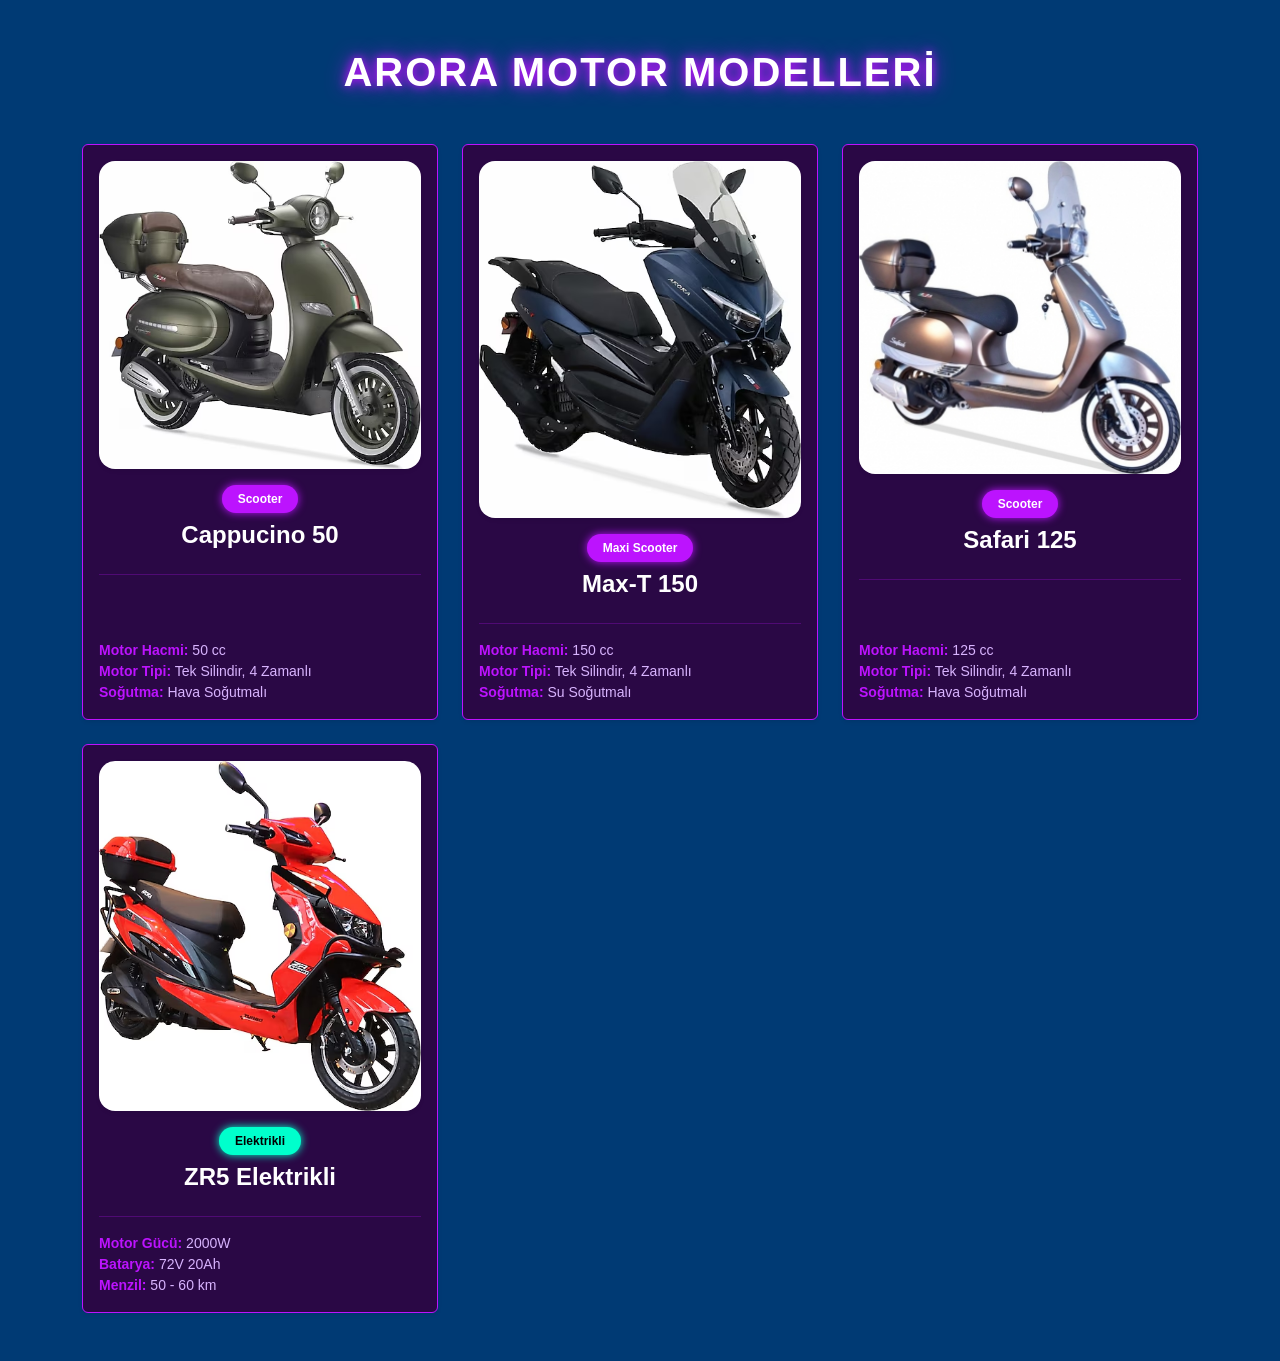
<file: Motor sitesi/index.html>
<!DOCTYPE html>
<html lang="tr">
<head>
    <meta charset="UTF-8">
    <meta name="viewport" content="width=device-width, initial-scale=1.0">
    <title>Arora Motor Modelleri</title>
    <link href="https://cdn.jsdelivr.net/npm/bootstrap@5.3.2/dist/css/bootstrap.min.css" rel="stylesheet">
    <link rel="stylesheet" href="motorcss/style.css">
</head>
<body>
    <div class="container py-5">
        <h1 class="text-center text-danger mb-5 text-uppercase fw-bold" style="letter-spacing: 2px;">Arora Motor Modelleri</h1>
        
        <div class="row g-4">
            <div class="col-md-6 col-lg-4">
                <a href="cappucino.html" class="card-link">
                    <div class="card h-100 motor-card border-0 shadow-sm">
                        <div class="card-body text-center d-flex flex-column">
                            <img src="images/cappucino.jpg" alt="Arora Cappucino 50" class="img-fluid rounded-4 shadow-sm mb-3">
                            <div><span class="badge bg-danger mb-2 px-3 py-2 rounded-pill">Scooter</span></div>
                            <h4 class="card-title fw-bold">Cappucino 50</h4>
                            <hr>
                            <p class="card-text text-muted small mb-0 text-start mt-auto">
                                <strong>Motor Hacmi:</strong> 50 cc<br>
                                <strong>Motor Tipi:</strong> Tek Silindir, 4 Zamanlı<br>
                                <strong>Soğutma:</strong> Hava Soğutmalı
                            </p>
                        </div>
                    </div>
                </a>
            </div>
            <div class="col-md-6 col-lg-4">
                <a href="max-t.html" class="card-link">
                    <div class="card h-100 motor-card border-0 shadow-sm">
                        <div class="card-body text-center d-flex flex-column">
                            <img src="images/maxt150.jpg" alt="Arora Max-T 150" class="img-fluid rounded-4 shadow-sm mb-3">
                            <div><span class="badge bg-danger mb-2 px-3 py-2 rounded-pill">Maxi Scooter</span></div>
                            <h4 class="card-title fw-bold">Max-T 150</h4>
                            <hr>
                            <p class="card-text text-muted small mb-0 text-start mt-auto">
                                <strong>Motor Hacmi:</strong> 150 cc<br>
                                <strong>Motor Tipi:</strong> Tek Silindir, 4 Zamanlı<br>
                                <strong>Soğutma:</strong> Su Soğutmalı
                            </p>
                        </div>
                    </div>
                </a>
            </div>
            
            <div class="col-md-6 col-lg-4">
                <a href="safari.html" class="card-link">
                    <div class="card h-100 motor-card border-0 shadow-sm">
                        <div class="card-body text-center d-flex flex-column">
                            <img src="images/safari125.jpg" alt="Arora Safari 125" class="img-fluid rounded-4 shadow-sm mb-3">
                            <div><span class="badge bg-danger mb-2 px-3 py-2 rounded-pill">Scooter</span></div>
                            <h4 class="card-title fw-bold">Safari 125</h4>
                            <hr>
                            <p class="card-text text-muted small mb-0 text-start mt-auto">
                                <strong>Motor Hacmi:</strong> 125 cc<br>
                                <strong>Motor Tipi:</strong> Tek Silindir, 4 Zamanlı<br>
                                <strong>Soğutma:</strong> Hava Soğutmalı
                            </p>
                        </div>
                    </div>
                </a>
            </div>

            <div class="col-md-6 col-lg-4">
                <a href="zr5.html" class="card-link">
                    <div class="card h-100 motor-card border-0 shadow-sm">
                        <div class="card-body text-center d-flex flex-column">
                            <img src="images/zr5.jpg" alt="Arora ZR5" class="img-fluid rounded-4 shadow-sm mb-3">
                            <div><span class="badge bg-success mb-2 px-3 py-2 rounded-pill">Elektrikli</span></div>
                            <h4 class="card-title fw-bold">ZR5 Elektrikli</h4>
                            <hr>
                            <p class="card-text text-muted small mb-0 text-start mt-auto">
                                <strong>Motor Gücü:</strong> 2000W<br>
                                <strong>Batarya:</strong> 72V 20Ah<br>
                                <strong>Menzil:</strong> 50 - 60 km
                            </p>
                        </div>
                    </div>
                </a>
            </div>

        </div>
    </div>
</body>
</html>
</file>
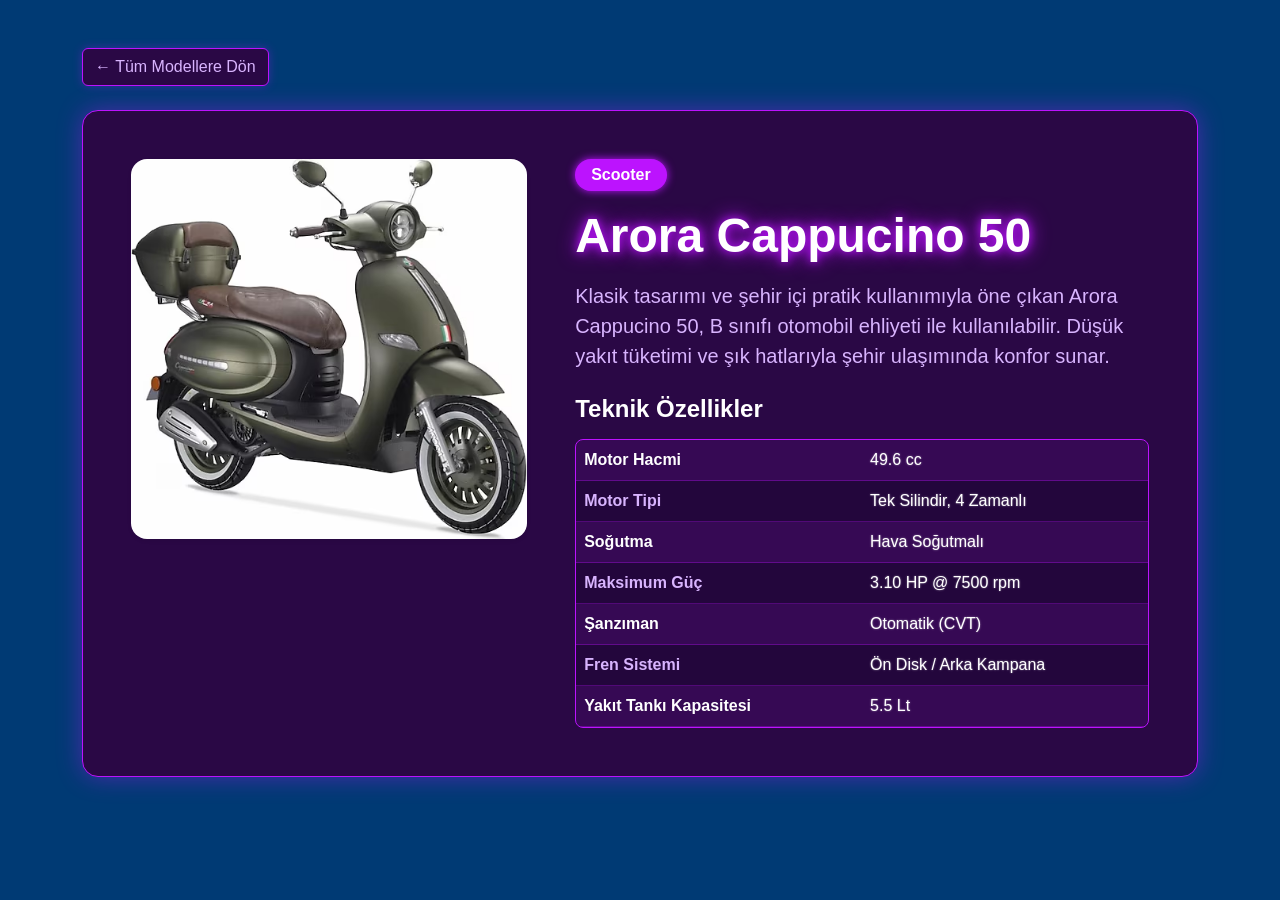
<file: Motor sitesi/cappucino.html>
<!DOCTYPE html>
<html lang="tr">
<head>
    <meta charset="UTF-8">
    <meta name="viewport" content="width=device-width, initial-scale=1.0">
    <title>Arora Cappucino 50 - Detaylar</title>
    <link href="https://cdn.jsdelivr.net/npm/bootstrap@5.3.2/dist/css/bootstrap.min.css" rel="stylesheet">
    <link rel="stylesheet" href="motorcss/style.css">
</head>
<body>
    <div class="container py-5">
        <a href="index.html" class="btn btn-secondary mb-4">&larr; Tüm Modellere Dön</a>
        
        <div class="card shadow-sm border-0 p-4 p-md-5 rounded-4 bg-white">
            <div class="row g-5 align-items-start">
                
                <div class="col-lg-5">
                    <img src="images/cappucino.jpg" alt="Arora Cappucino 50" class="img-fluid rounded-4 shadow-sm" >
                </div>

                <div class="col-lg-7">
                    <span class="badge bg-danger mb-3 px-3 py-2 rounded-pill fs-6">Scooter</span>
                    <h1 class="display-5 fw-bold mb-3">Arora Cappucino 50</h1>
                    <p class="lead text-muted mb-4">Klasik tasarımı ve şehir içi pratik kullanımıyla öne çıkan Arora Cappucino 50, B sınıfı otomobil ehliyeti ile kullanılabilir. Düşük yakıt tüketimi ve şık hatlarıyla şehir ulaşımında konfor sunar.</p>
                    
                    <h4 class="mb-3 text-dark fw-semibold">Teknik Özellikler</h4>
                    <div class="table-responsive border rounded-3">
                        <table class="table table-striped table-hover mb-0 align-middle">
                            <tbody>
                                <tr><td class='fw-bold text-secondary w-50'>Motor Hacmi</td><td class='text-dark'>49.6 cc</td></tr>
<tr><td class='fw-bold text-secondary w-50'>Motor Tipi</td><td class='text-dark'>Tek Silindir, 4 Zamanlı</td></tr>
<tr><td class='fw-bold text-secondary w-50'>Soğutma</td><td class='text-dark'>Hava Soğutmalı</td></tr>
<tr><td class='fw-bold text-secondary w-50'>Maksimum Güç</td><td class='text-dark'>3.10 HP @ 7500 rpm</td></tr>
<tr><td class='fw-bold text-secondary w-50'>Şanzıman</td><td class='text-dark'>Otomatik (CVT)</td></tr>
<tr><td class='fw-bold text-secondary w-50'>Fren Sistemi</td><td class='text-dark'>Ön Disk / Arka Kampana</td></tr>
<tr><td class='fw-bold text-secondary w-50'>Yakıt Tankı Kapasitesi</td><td class='text-dark'>5.5 Lt</td></tr>

                            </tbody>
                        </table>
                    </div>
                </div>

            </div>
        </div>
    </div>   
</body>
</html>
</file>
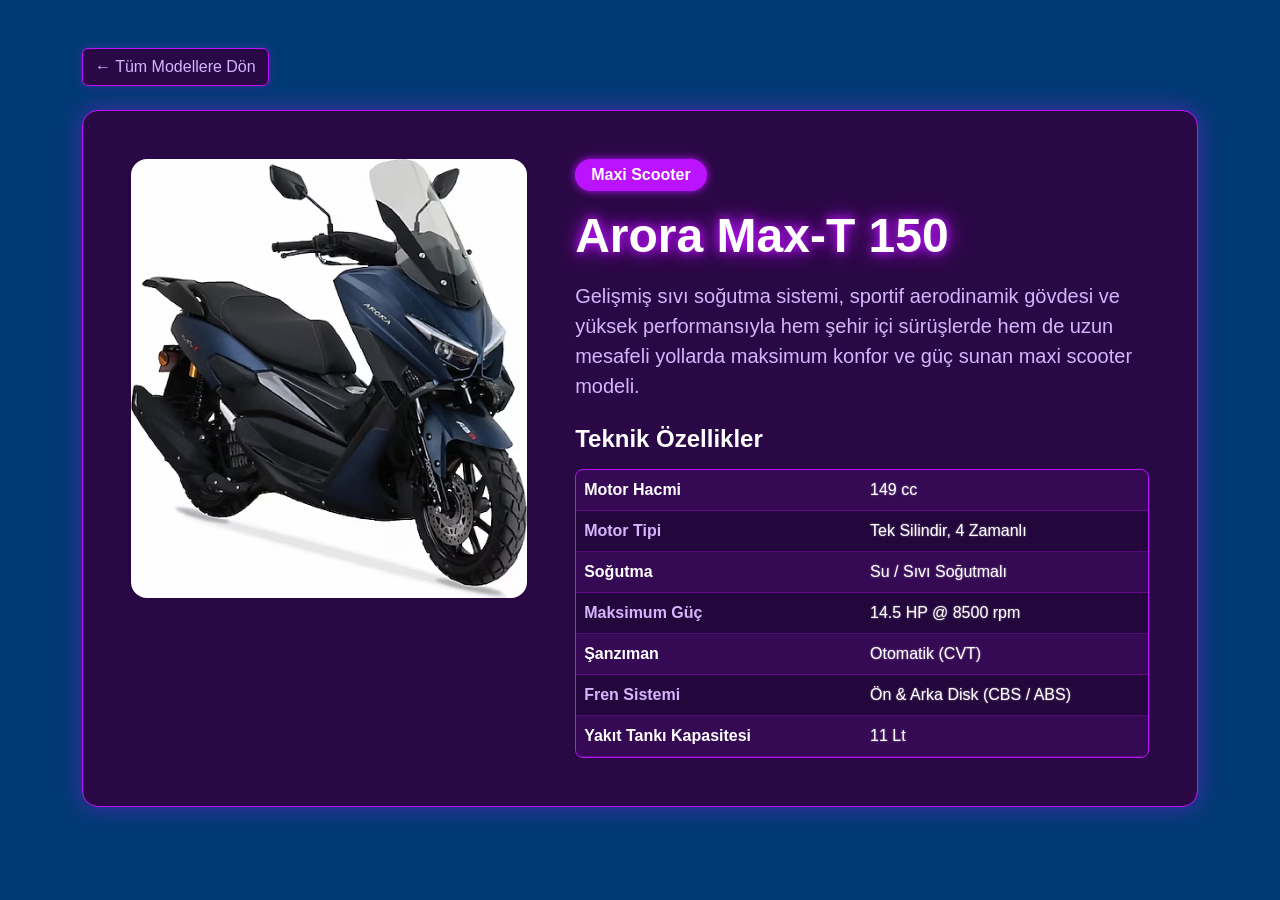
<file: Motor sitesi/max-t.html>
<!DOCTYPE html>
<html lang="tr">
<head>
    <meta charset="UTF-8">
    <meta name="viewport" content="width=device-width, initial-scale=1.0">
    <title>Arora Max-T 150 - Detaylar</title>
    <link href="https://cdn.jsdelivr.net/npm/bootstrap@5.3.2/dist/css/bootstrap.min.css" rel="stylesheet">
    <link rel="stylesheet" href="motorcss/style.css">
</head>
<body>
    <div class="container py-5">
        <a href="index.html" class="btn btn-secondary mb-4">&larr; Tüm Modellere Dön</a>
        
        <div class="card shadow-sm border-0 p-4 p-md-5 rounded-4 bg-white">
            <div class="row g-5 align-items-start">
                
                <div class="col-lg-5">
                   <img src="images/maxt150.jpg" alt="Arora Max-T 150" class="img-fluid rounded-4 shadow-sm" >   
                </div>

                <div class="col-lg-7">
                    <span class="badge bg-danger mb-3 px-3 py-2 rounded-pill fs-6">Maxi Scooter</span>
                    <h1 class="display-5 fw-bold mb-3">Arora Max-T 150</h1>
                    <p class="lead text-muted mb-4">Gelişmiş sıvı soğutma sistemi, sportif aerodinamik gövdesi ve yüksek performansıyla hem şehir içi sürüşlerde hem de uzun mesafeli yollarda maksimum konfor ve güç sunan maxi scooter modeli.</p>
                    
                    <h4 class="mb-3 text-dark fw-semibold">Teknik Özellikler</h4>
                    <div class="table-responsive border rounded-3">
                        <table class="table table-striped table-hover mb-0 align-middle">
                            <tbody>
                                <tr><td class='fw-bold text-secondary w-50'>Motor Hacmi</td><td class='text-dark'>149 cc</td></tr>
<tr>
    <td class='fw-bold text-secondary w-50'>Motor Tipi</td><td class='text-dark'>Tek Silindir, 4 Zamanlı</td></tr>
<tr>
    <td class='fw-bold text-secondary w-50'>Soğutma</td><td class='text-dark'>Su / Sıvı Soğutmalı</td>
</tr>
<tr>
    <td class='fw-bold text-secondary w-50'>Maksimum Güç</td><td class='text-dark'>14.5 HP @ 8500 rpm</td></tr>
<tr>
    <td class='fw-bold text-secondary w-50'>Şanzıman</td><td class='text-dark'>Otomatik (CVT)</td>
</tr>
<tr>
    <td class='fw-bold text-secondary w-50'>Fren Sistemi</td><td class='text-dark'>Ön & Arka Disk (CBS / ABS)</td>
</tr>
<tr>
    <td class='fw-bold text-secondary w-50'>Yakıt Tankı Kapasitesi</td><td class='text-dark'>11 Lt</td>
</tr>

                            </tbody>
                        </table>
                    </div>
                </div>

            </div>
        </div>
    </div>
    
</body>
</html>
</file>
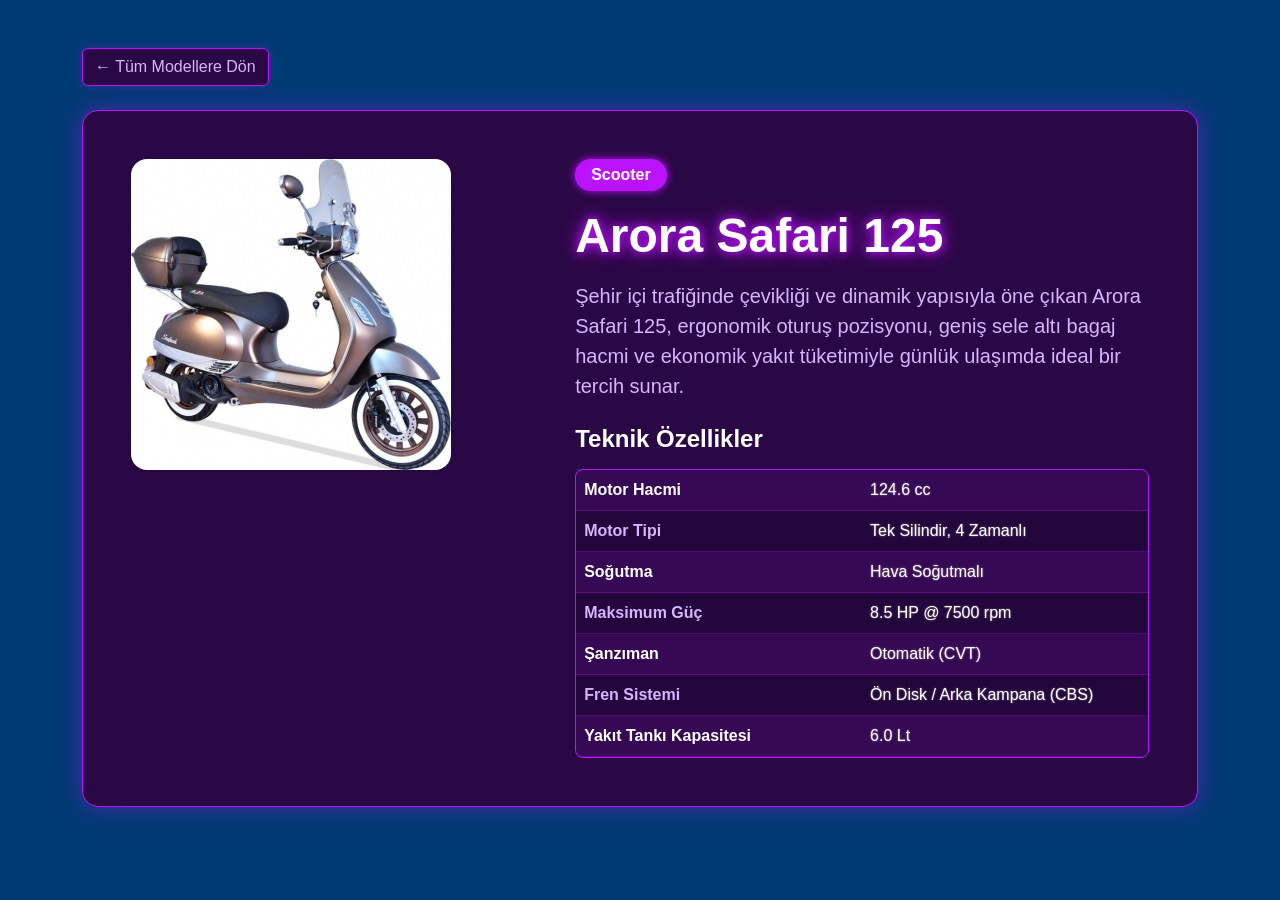
<file: Motor sitesi/safari.html>
<!DOCTYPE html>
<html lang="tr">
<head>
    <meta charset="UTF-8">
    <meta name="viewport" content="width=device-width, initial-scale=1.0">
    <title>Arora Safari 125 - Detaylar</title>
    <link href="https://cdn.jsdelivr.net/npm/bootstrap@5.3.2/dist/css/bootstrap.min.css" rel="stylesheet">
    <link rel="stylesheet" href="motorcss/style.css">
</head>
<body>
    <div class="container py-5">
        <a href="index.html" class="btn btn-secondary mb-4">&larr; Tüm Modellere Dön</a>
        
        <div class="card shadow-sm border-0 p-4 p-md-5 rounded-4 bg-white">
            <div class="row g-5 align-items-start">
                
                <div class="col-lg-5">
                    <img src="images/safari125.jpg" alt="Arora Safari 125" class="img-fluid rounded-4 shadow-sm" >
                </div>

                <div class="col-lg-7">
                    <span class="badge bg-danger mb-3 px-3 py-2 rounded-pill fs-6">Scooter</span>
                    <h1 class="display-5 fw-bold mb-3">Arora Safari 125</h1>
                    <p class="lead text-muted mb-4">Şehir içi trafiğinde çevikliği ve dinamik yapısıyla öne çıkan Arora Safari 125, ergonomik oturuş pozisyonu, geniş sele altı bagaj hacmi ve ekonomik yakıt tüketimiyle günlük ulaşımda ideal bir tercih sunar.</p>
                    
                    <h4 class="mb-3 text-dark fw-semibold">Teknik Özellikler</h4>
                    <div class="table-responsive border rounded-3">
                        <table class="table table-striped table-hover mb-0 align-middle">
                            <tbody>
                                <tr><td class='fw-bold text-secondary w-50'>Motor Hacmi</td><td class='text-dark'>124.6 cc</td></tr>
<tr><td class='fw-bold text-secondary w-50'>Motor Tipi</td><td class='text-dark'>Tek Silindir, 4 Zamanlı</td></tr>
<tr><td class='fw-bold text-secondary w-50'>Soğutma</td><td class='text-dark'>Hava Soğutmalı</td></tr>
<tr><td class='fw-bold text-secondary w-50'>Maksimum Güç</td><td class='text-dark'>8.5 HP @ 7500 rpm</td></tr>
<tr><td class='fw-bold text-secondary w-50'>Şanzıman</td><td class='text-dark'>Otomatik (CVT)</td></tr>
<tr><td class='fw-bold text-secondary w-50'>Fren Sistemi</td><td class='text-dark'>Ön Disk / Arka Kampana (CBS)</td></tr>
<tr><td class='fw-bold text-secondary w-50'>Yakıt Tankı Kapasitesi</td><td class='text-dark'>6.0 Lt</td></tr>

                            </tbody>
                        </table>
                    </div>
                </div>

            </div>
        </div>
    </div>
    
</body>
</html>
</file>
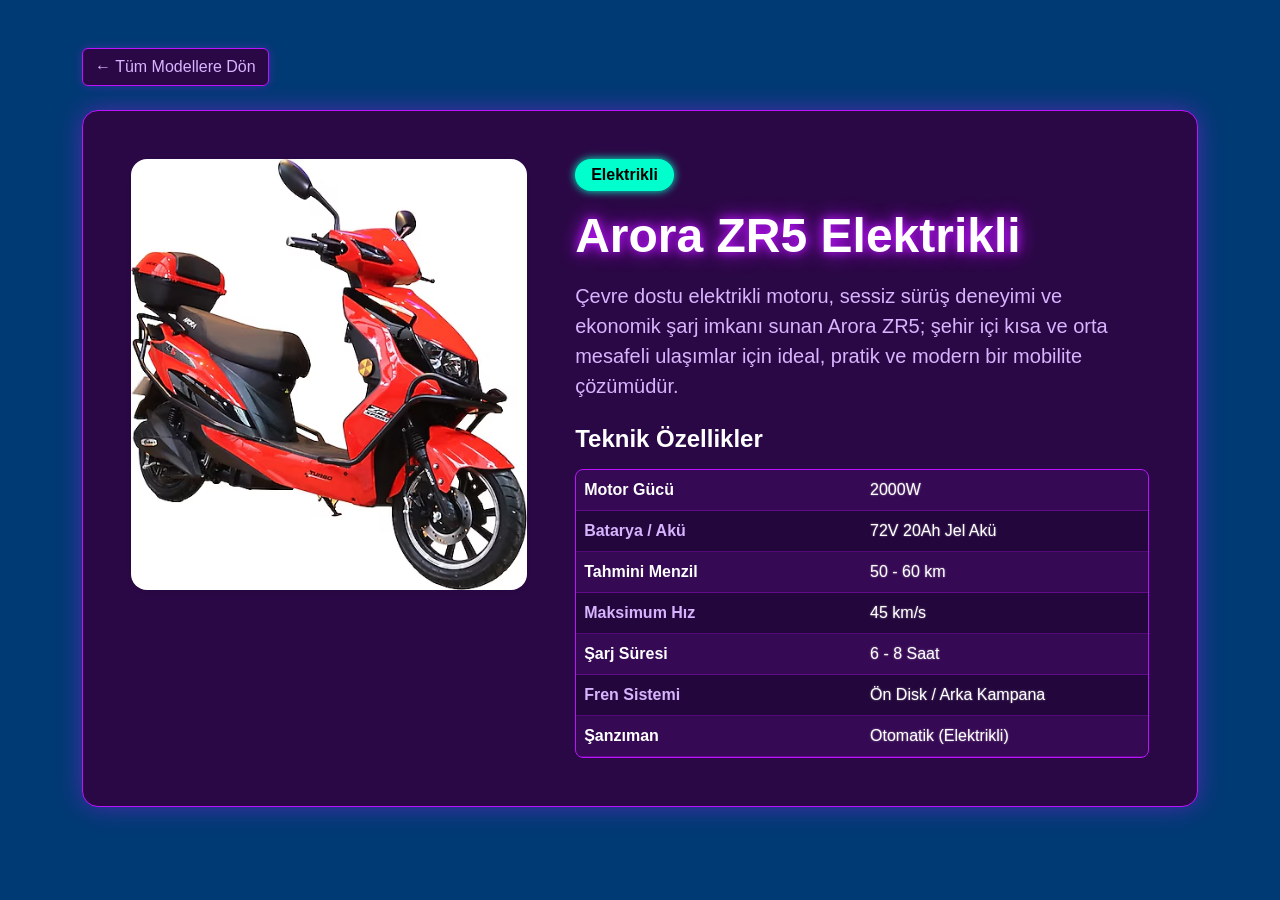
<file: Motor sitesi/zr5.html>
<!DOCTYPE html>
<html lang="tr">
<head>
    <meta charset="UTF-8">
    <meta name="viewport" content="width=device-width, initial-scale=1.0">
    <title>Arora ZR5 Elektrikli - Detaylar</title>
    <link href="https://cdn.jsdelivr.net/npm/bootstrap@5.3.2/dist/css/bootstrap.min.css" rel="stylesheet">
    <link rel="stylesheet" href="motorcss/style.css">
</head>
<body>
    <div class="container py-5">
        <a href="index.html" class="btn btn-secondary mb-4">&larr; Tüm Modellere Dön</a>
        
        <div class="card shadow-sm border-0 p-4 p-md-5 rounded-4 bg-white">
            <div class="row g-5 align-items-start">
                
                <div class="col-lg-5">
                    <img src="images/zr5.jpg" alt="Arora ZR5 Elektrikli" class="img-fluid rounded-4 shadow-sm" >
                </div>

                <div class="col-lg-7">
                    <span class="badge bg-success mb-3 px-3 py-2 rounded-pill fs-6">Elektrikli</span>
                    <h1 class="display-5 fw-bold mb-3">Arora ZR5 Elektrikli</h1>
                    <p class="lead text-muted mb-4">Çevre dostu elektrikli motoru, sessiz sürüş deneyimi ve ekonomik şarj imkanı sunan Arora ZR5; şehir içi kısa ve orta mesafeli ulaşımlar için ideal, pratik ve modern bir mobilite çözümüdür.</p>
                    
                    <h4 class="mb-3 text-dark fw-semibold">Teknik Özellikler</h4>
                    <div class="table-responsive border rounded-3">
                        <table class="table table-striped table-hover mb-0 align-middle">
                            <tbody>
                                <tr><td class='fw-bold text-secondary w-50'>Motor Gücü</td><td class='text-dark'>2000W</td></tr>
<tr><td class='fw-bold text-secondary w-50'>Batarya / Akü</td><td class='text-dark'>72V 20Ah Jel Akü</td></tr>
<tr><td class='fw-bold text-secondary w-50'>Tahmini Menzil</td><td class='text-dark'>50 - 60 km</td></tr>
<tr><td class='fw-bold text-secondary w-50'>Maksimum Hız</td><td class='text-dark'>45 km/s</td></tr>
<tr><td class='fw-bold text-secondary w-50'>Şarj Süresi</td><td class='text-dark'>6 - 8 Saat</td></tr>
<tr><td class='fw-bold text-secondary w-50'>Fren Sistemi</td><td class='text-dark'>Ön Disk / Arka Kampana</td></tr>
<tr><td class='fw-bold text-secondary w-50'>Şanzıman</td><td class='text-dark'>Otomatik (Elektrikli)</td></tr>

                            </tbody>
                        </table>
                    </div>
                </div>

            </div>
        </div>
    </div>
</body>
</html>
</file>
<file: Motor sitesi/motorcss/style.css>
body {
    background-color: #003a74;
    font-family: 'Segoe UI', Tahoma, Geneva, Verdana, sans-serif;
}

.image-placeholder {
    width: 100%;
    height: 200px;
    background-color: #0066cc;
    border: 2px dashed #2c537a;
    border-radius: 8px;
    display: flex;
    align-items: center;
    justify-content: center;
    color: #6c757d;
    font-weight: bold;
}

.detail-image-placeholder {
    width: 100%;
    height: 350px;
    background-color: #092d52;
    border: 2px dashed #630466;
    border-radius: 10px;
    display: flex;
    align-items: center;
    justify-content: center;
    color: #6c757d;
    font-weight: bold;
}

.motor-card {
  background-color: #2a0845 !important; 
    color: #ffffff !important;          
    border: 1px solid #bc13fe !important;  
    transition: transform 0.3s ease, box-shadow 0.3s ease;
    cursor: pointer;
}

.motor-card:hover {
   transform: translateY(-5px);
    box-shadow: 0 0 20px #bc13fe, 0 0 40px #bc13fe !important;
}
.motor-card .card-text {
    color: #d8b4fe !important;
}
.motor-card hr {
    border-color: #bc13fe !important; /
    opacity: 0.5;
}
.card-link {
    text-decoration: none;
    color: inherit;
    display: block;
    height: 100%;
}

.card-link:hover {
    color: inherit;
}

.card.shadow-sm.bg-white {
    background-color: #2a0845 !important;
    color: #ffffff !important;
    border: 1px solid #bc13fe !important;
    box-shadow: 0 0 25px rgba(188, 19, 254, 0.4) !important;
}

.card.shadow-sm.bg-white .lead {
    color: #d8b4fe !important;
}
.card .table {
    color: #ffffff !important;
    background-color: transparent !important;
}

.card .table td.text-secondary {
    color: #d8b4fe !important; 
}

.card .table td.text-dark {
    color: #ffffff !important; 
}

.card .table td {
    border-color: rgba(188, 19, 254, 0.3) !important; 
}

.card .table-striped > tbody > tr:nth-of-type(odd) > * {
    background-color: rgba(188, 19, 254, 0.1) !important; 
    color: #ffffff !important;
}

.card .table-hover > tbody > tr:hover > * {
    background-color: rgba(188, 19, 254, 0.25) !important; 
    color: #ffffff !important;
}

.card h4.text-dark {
    color: #ffffff !important;
}

.card .table-responsive {
    border-color: #bc13fe !important;
}
.btn-secondary {
    background-color: #2a0845 !important;
    color: #d8b4fe !important;
    border: 1px solid #bc13fe !important;
    box-shadow: 0 0 10px rgba(188, 19, 254, 0.3);
    transition: all 0.3s ease;
}

.btn-secondary:hover {
    background-color: #bc13fe !important;
    color: #ffffff !important;
    box-shadow: 0 0 15px #bc13fe !important;
}

.image-placeholder,
.detail-image-placeholder {
    background-color: #1a042d !important;
    border: 2px dashed #bc13fe !important;
    color: #d8b4fe !important;
    box-shadow: inset 0 0 15px rgba(188, 19, 254, 0.2);
}

.badge.bg-danger {
    background-color: #bc13fe !important; 
    color: #ffffff !important;
    box-shadow: 0 0 8px #bc13fe;
}

.badge.bg-success {
    background-color: #00ffcc !important; 
    color: #000000 !important;
    font-weight: bold;
    box-shadow: 0 0 8px #00ffcc;
}

h1.text-danger, 
.display-5 {
    color: #ffffff !important;
    text-shadow: 0 0 10px #bc13fe, 0 0 20px #bc13fe;
}

.card-title, .fw-bold {
    color: #ffffff !important;
}

.card-text strong {
    color: #bc13fe !important; 
}
.table-striped > tbody > tr:nth-of-type(odd) > * {
    background-color: rgba(188, 19, 254, 0.15) !important; /* Hafif saydam neon mor */
    color: #ffffff !important;}
    .table-striped > tbody > tr:nth-of-type(even) > * {
    background-color: rgba(26, 4, 45, 0.4) !important; /* Koyu mor saydam */
    color: #ffffff !important;
    .table td, 
.table td.text-secondary, }
.table td.text-dark {
    color: #ffffff !important;
    text-shadow: 0 0 2px rgba(255, 255, 255, 0.5);
}
.table td:first-child {
    color: #d8b4fe !important;
    font-weight: 600;
}
</file>
